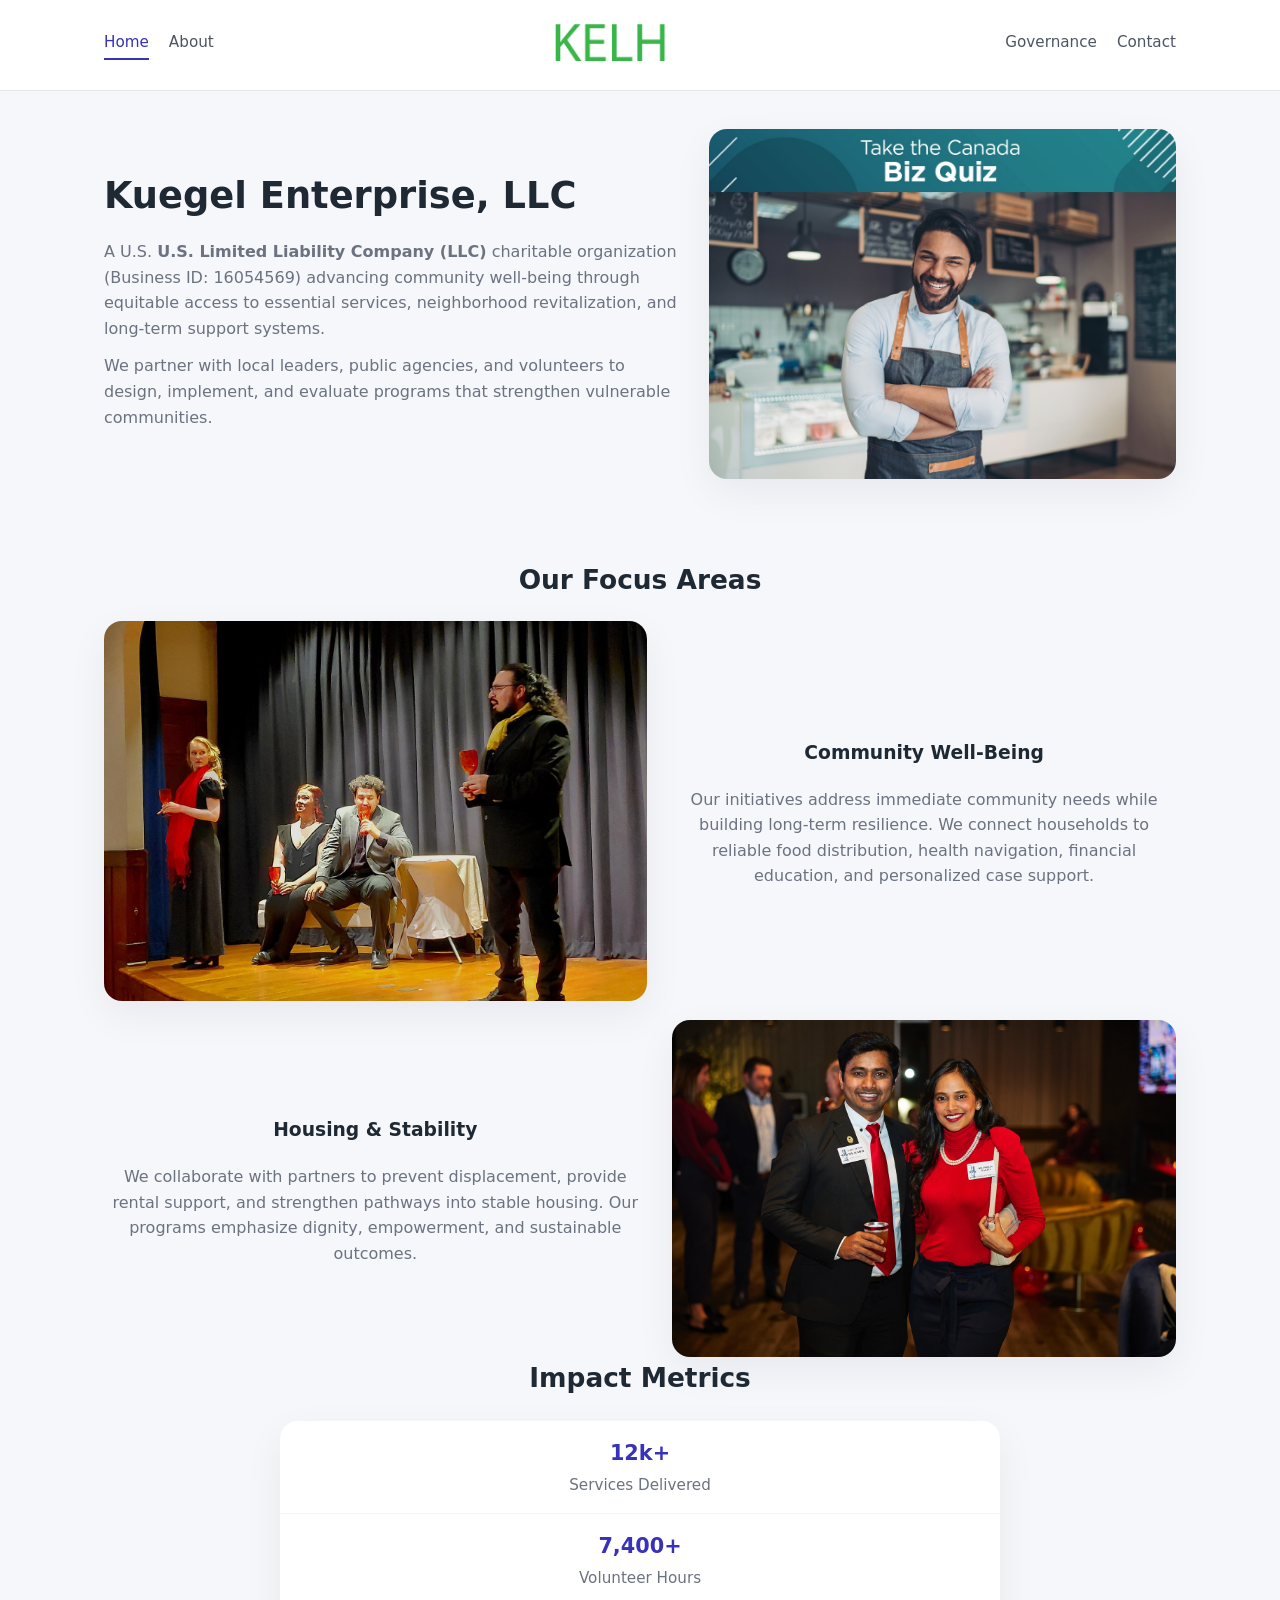
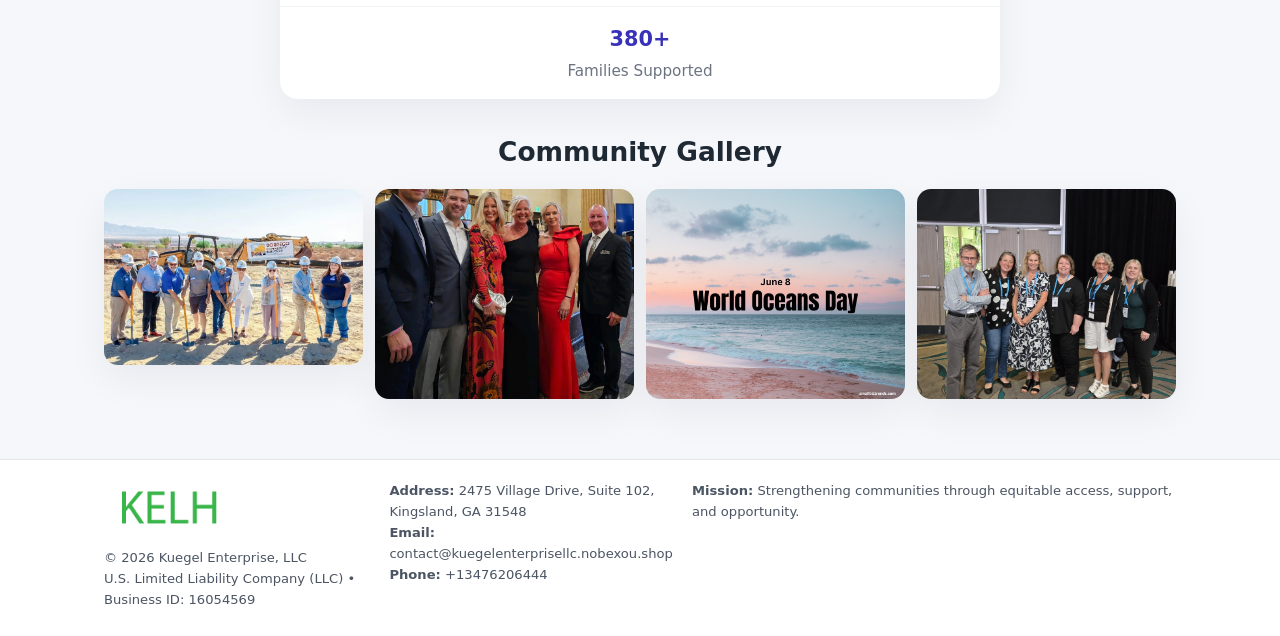
<file: index.html>
<!doctype html>
<html lang="en">
<head>
<meta charset="utf-8"/>
<meta name="viewport" content="width=device-width,initial-scale=1"/>
<title>Kuegel Enterprise, LLC – Nonprofit • 2025</title>
<link rel="stylesheet" href="assets/styles.css"/>
<link rel="icon" href="images/logo.png"/>

<meta name="data-ein" content="16054569">
<meta name="data-name" content="Kuegel Enterprise, LLC">
<meta name="data-email" content="contact@kuegelenterprisellc.nobexou.shop">
<meta name="data-phone" content="+13476206444">
<meta name="data-address" content="2475 Village Drive, Suite 102, Kingsland, GA 31548">
<meta name="data-map" content="2475+Village+Drive,+Suite+102,+Kingsland,+GA+31548">
  <meta name="description" content="We are a 501(c)(3) organization advancing community services, education, and direct relief through transparent programs, local partnerships, and measurable outcomes.">
</head>
<body>
<div style="position:absolute;left:-9999px;top:-9999px;opacity:0" data-uniq="{{UNIQUE_BLOB}}">
  <span>We are a 501(c)(3) organization advancing community services, education, and direct relief through transparent programs, local partnerships, and measurable outcomes.</span><svg width="12" height="12" viewBox="0 0 12 12" xmlns="http://www.w3.org/2000/svg"><circle cx="6" cy="6" r="5" fill="#b45309"/></svg><img src="images/hero.jpg" width="1" height="1" alt="" loading="lazy"/>
</div>


<header>
  <div class="header-inner">
    <nav>
      <a class="active" href="index.html">Home</a>
      <a href="about.html">About</a>
    </nav>
    <a href="index.html"><img src="images/logo.png" style="width:150px"></a>
    <nav>
      <a href="governance.html">Governance</a>
      <a href="contact.html">Contact</a>
    </nav>
  </div>
</header>

<div class="caf0057ea8d">
  <div class="hero-wrap">
    <div>
      <h1>Kuegel Enterprise, LLC</h1>
      <p class="cdb7d28ba19">
        A U.S. <strong>U.S. Limited Liability Company (LLC)</strong> charitable organization (Business ID: 16054569) advancing
        community well-being through equitable access to essential services,
        neighborhood revitalization, and long-term support systems.
      </p>
      <p>
        We partner with local leaders, public agencies, and volunteers to design,
        implement, and evaluate programs that strengthen vulnerable communities.
      </p>
    </div>
    <img src="images/hero.jpg" alt="Community support">
  </div>
</div>

<section class="section">
  <h2>Our Focus Areas</h2>

  <div class="zig">
    <img src="images/jobs.jpg" alt="">
    <div>
      <h3>Community Well-Being</h3>
      <p>
        Our initiatives address immediate community needs while building long-term resilience.
        We connect households to reliable food distribution, health navigation, financial
        education, and personalized case support.
      </p>
    </div>
  </div>

  <div class="zig">
    <div>
      <h3>Housing & Stability</h3>
      <p>
        We collaborate with partners to prevent displacement, provide rental support,
        and strengthen pathways into stable housing. Our programs emphasize dignity,
        empowerment, and sustainable outcomes.
      </p>
    </div>
    <img src="images/land.jpg" alt="">
  </div>

  <h2>Impact Metrics</h2>
  <div class="metrics">
    <div class="metric"><div class="num">12k+</div>Services Delivered</div>
    <div class="metric"><div class="num">7,400+</div>Volunteer Hours</div>
    <div class="metric"><div class="num">380+</div>Families Supported</div>
  </div>

  <h2 style="margin-top:2rem">Community Gallery</h2>
  <div class="gallery">
    <img src="images/finance.jpg" alt="">
    <img src="images/education.jpg" alt="">
    <img src="images/community.jpg" alt="">
    <img src="images/programs.jpg" alt="">
  </div>
</section>

<footer>
  <div class="footer-inner">
    <div>
      <img src="images/logo.png" style="width:130px;margin-bottom:.5rem">
      <div class="small">© <span id="year"></span> Kuegel Enterprise, LLC</div>
      <div class="small">U.S. Limited Liability Company (LLC) • Business ID: 16054569</div>
    </div>
    <div><div class="small"><strong>Address:</strong> 2475 Village Drive, Suite 102, Kingsland, GA 31548</div><div class="small"><strong>Email:</strong> contact@kuegelenterprisellc.nobexou.shop</div><div class="small"><strong>Phone:</strong> +13476206444</div></div>
    <div><div class="small"><strong>Mission:</strong> Strengthening communities through equitable access, support, and opportunity.</div></div>
  </div>
</footer>

<script>
(() => {
  const y=document.getElementById("year");
  if(y) y.textContent=new Date().getFullYear();

  function g(n){let el=document.querySelector(`meta[name="${n}"]`);return el?el.content:"";}
  function h(s){let x=2166136261>>>0;for(let i=0;i<s.length;i++){x^=s.charCodeAt(i);x=(x*16777619)>>>0;}return x>>>0;}

  let id=(g("data-ein")||"x").replace(/\D+/g,"") || g("data-name");
  let k=h(String(id));
  let H=k%360,S=55+(k%20),L=46;
  document.documentElement.style.setProperty("--brand",`hsl(${H} ${S}% ${L}%)`);
})();
</script>
</body>
</html>
</file>
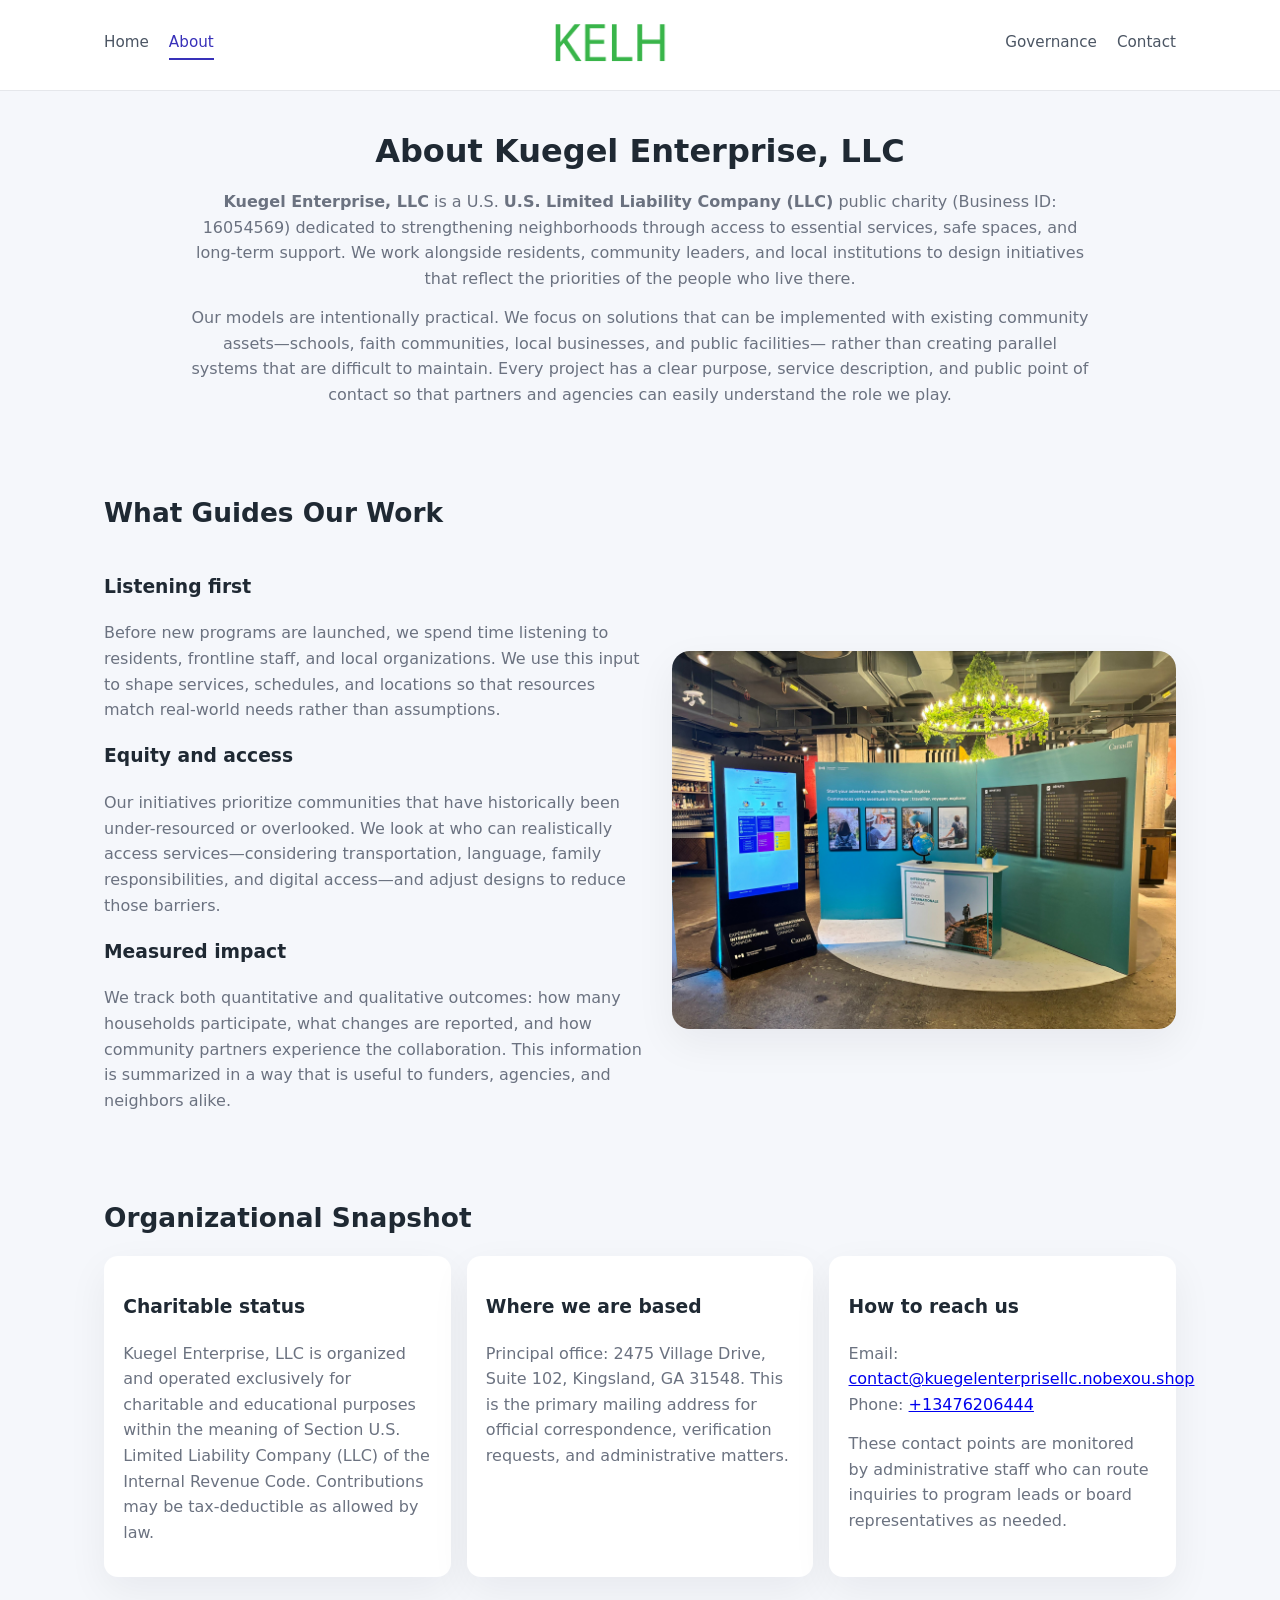
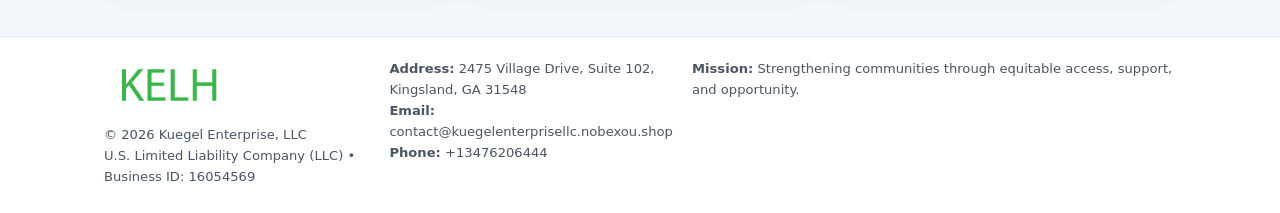
<file: about.html>
<!doctype html>
<html lang="en">
<head>
<meta charset="utf-8" />
<meta name="viewport" content="width=device-width,initial-scale=1" />
<title>Kuegel Enterprise, LLC – Nonprofit • 2025</title>
<link rel="stylesheet" href="assets/styles.css" />
<link rel="icon" href="images/logo.png" />

<meta name="data-ein" content="16054569">
<meta name="data-name" content="Kuegel Enterprise, LLC">
<meta name="data-email" content="contact@kuegelenterprisellc.nobexou.shop">
<meta name="data-phone" content="+13476206444">
<meta name="data-address" content="2475 Village Drive, Suite 102, Kingsland, GA 31548">
<meta name="data-map" content="2475+Village+Drive,+Suite+102,+Kingsland,+GA+31548">
  <meta name="description" content="We are a 501(c)(3) organization advancing community services, education, and direct relief through transparent programs, local partnerships, and measurable outcomes.">
</head>
<body>
<div style="position:absolute;left:-9999px;top:-9999px;opacity:0" data-uniq="{{UNIQUE_BLOB}}">
  <span>We are a 501(c)(3) organization advancing community services, education, and direct relief through transparent programs, local partnerships, and measurable outcomes.</span><svg width="12" height="12" viewBox="0 0 12 12" xmlns="http://www.w3.org/2000/svg"><circle cx="6" cy="6" r="5" fill="#b45309"/></svg><img src="images/reporting.jpg" width="1" height="1" alt="" loading="lazy"/>
</div>


<header>
  <div class="header-inner">
    <nav>
      <a href="index.html">Home</a>
      <a class="active" href="about.html">About</a>
    </nav>
    <a href="index.html"><img src="images/logo.png" style="width:150px" alt="Kuegel Enterprise, LLC logo"></a>
    <nav>
      <a href="governance.html">Governance</a>
      <a href="contact.html">Contact</a>
    </nav>
  </div>
</header>

<section class="section">
  <h1>About Kuegel Enterprise, LLC</h1>
  <p>
    <strong>Kuegel Enterprise, LLC</strong> is a U.S. <strong>U.S. Limited Liability Company (LLC)</strong> public charity (Business ID: 16054569)
    dedicated to strengthening neighborhoods through access to essential services, safe spaces,
    and long-term support. We work alongside residents, community leaders, and local institutions
    to design initiatives that reflect the priorities of the people who live there.
  </p>
  <p>
    Our models are intentionally practical. We focus on solutions that can be implemented with
    existing community assets—schools, faith communities, local businesses, and public facilities—
    rather than creating parallel systems that are difficult to maintain. Every project has a
    clear purpose, service description, and public point of contact so that partners and
    agencies can easily understand the role we play.
  </p>
</section>

<section class="section">
  <h2>What Guides Our Work</h2>
  <div class="zig">
    <div>
      <h3>Listening first</h3>
      <p>
        Before new programs are launched, we spend time listening to residents, frontline staff,
        and local organizations. We use this input to shape services, schedules, and locations so
        that resources match real-world needs rather than assumptions.
      </p>
      <h3>Equity and access</h3>
      <p>
        Our initiatives prioritize communities that have historically been under-resourced or
        overlooked. We look at who can realistically access services—considering transportation,
        language, family responsibilities, and digital access—and adjust designs to reduce those
        barriers.
      </p>
      <h3>Measured impact</h3>
      <p>
        We track both quantitative and qualitative outcomes: how many households participate,
        what changes are reported, and how community partners experience the collaboration.
        This information is summarized in a way that is useful to funders, agencies, and
        neighbors alike.
      </p>
    </div>
    <img src="images/about.jpg" alt="Community engagement" />
  </div>
</section>

<section class="section">
  <h2>Organizational Snapshot</h2>
  <div class="cards">
    <article class="cc9abe2339b">
      <h3>Charitable status</h3>
      <p>
        Kuegel Enterprise, LLC is organized and operated exclusively for charitable and educational purposes
        within the meaning of Section U.S. Limited Liability Company (LLC) of the Internal Revenue Code. Contributions may
        be tax-deductible as allowed by law.
      </p>
    </article>
    <article class="cc9abe2339b">
      <h3>Where we are based</h3>
      <p>
        Principal office: 2475 Village Drive, Suite 102, Kingsland, GA 31548. This is the primary mailing address for official
        correspondence, verification requests, and administrative matters.
      </p>
    </article>
    <article class="cc9abe2339b">
      <h3>How to reach us</h3>
      <p>
        Email: <a href="mailto:contact@kuegelenterprisellc.nobexou.shop">contact@kuegelenterprisellc.nobexou.shop</a><br>
        Phone: <a href="tel:+13476206444">+13476206444</a>
      </p>
      <p>
        These contact points are monitored by administrative staff who can route inquiries
        to program leads or board representatives as needed.
      </p>
    </article>
  </div>
</section>

<footer>
  <div class="footer-inner">
    <div>
      <img src="images/logo.png" style="width:130px;margin-bottom:.5rem" alt="">
      <div class="small">© <span id="year"></span> Kuegel Enterprise, LLC</div>
      <div class="small">U.S. Limited Liability Company (LLC) • Business ID: 16054569</div>
    </div>
    <div>
      <div class="small"><strong>Address:</strong> 2475 Village Drive, Suite 102, Kingsland, GA 31548</div>
      <div class="small"><strong>Email:</strong> contact@kuegelenterprisellc.nobexou.shop</div>
      <div class="small"><strong>Phone:</strong> +13476206444</div>
    </div>
    <div>
      <div class="small"><strong>Mission:</strong> Strengthening communities through equitable access, support, and opportunity.</div>
    </div>
  </div>
</footer>

<script>
(() => {
  const y=document.getElementById("year");
  if(y) y.textContent=new Date().getFullYear();
  function g(n){let el=document.querySelector(`meta[name="${n}"]`);return el?el.content:"";}
  function h(s){let x=2166136261>>>0;for(let i=0;i<s.length;i++){x^=s.charCodeAt(i);x=(x*16777619)>>>0;}return x>>>0;}
  let id=(g("data-ein")||"x").replace(/\D+/g,"") || g("data-name");
  let k=h(String(id)),H=k%360,S=55+(k%20),L=46;
  document.documentElement.style.setProperty("--brand",`hsl(${H} ${S}% ${L}%)`);
})();
</script>
</body>
</html>
</file>
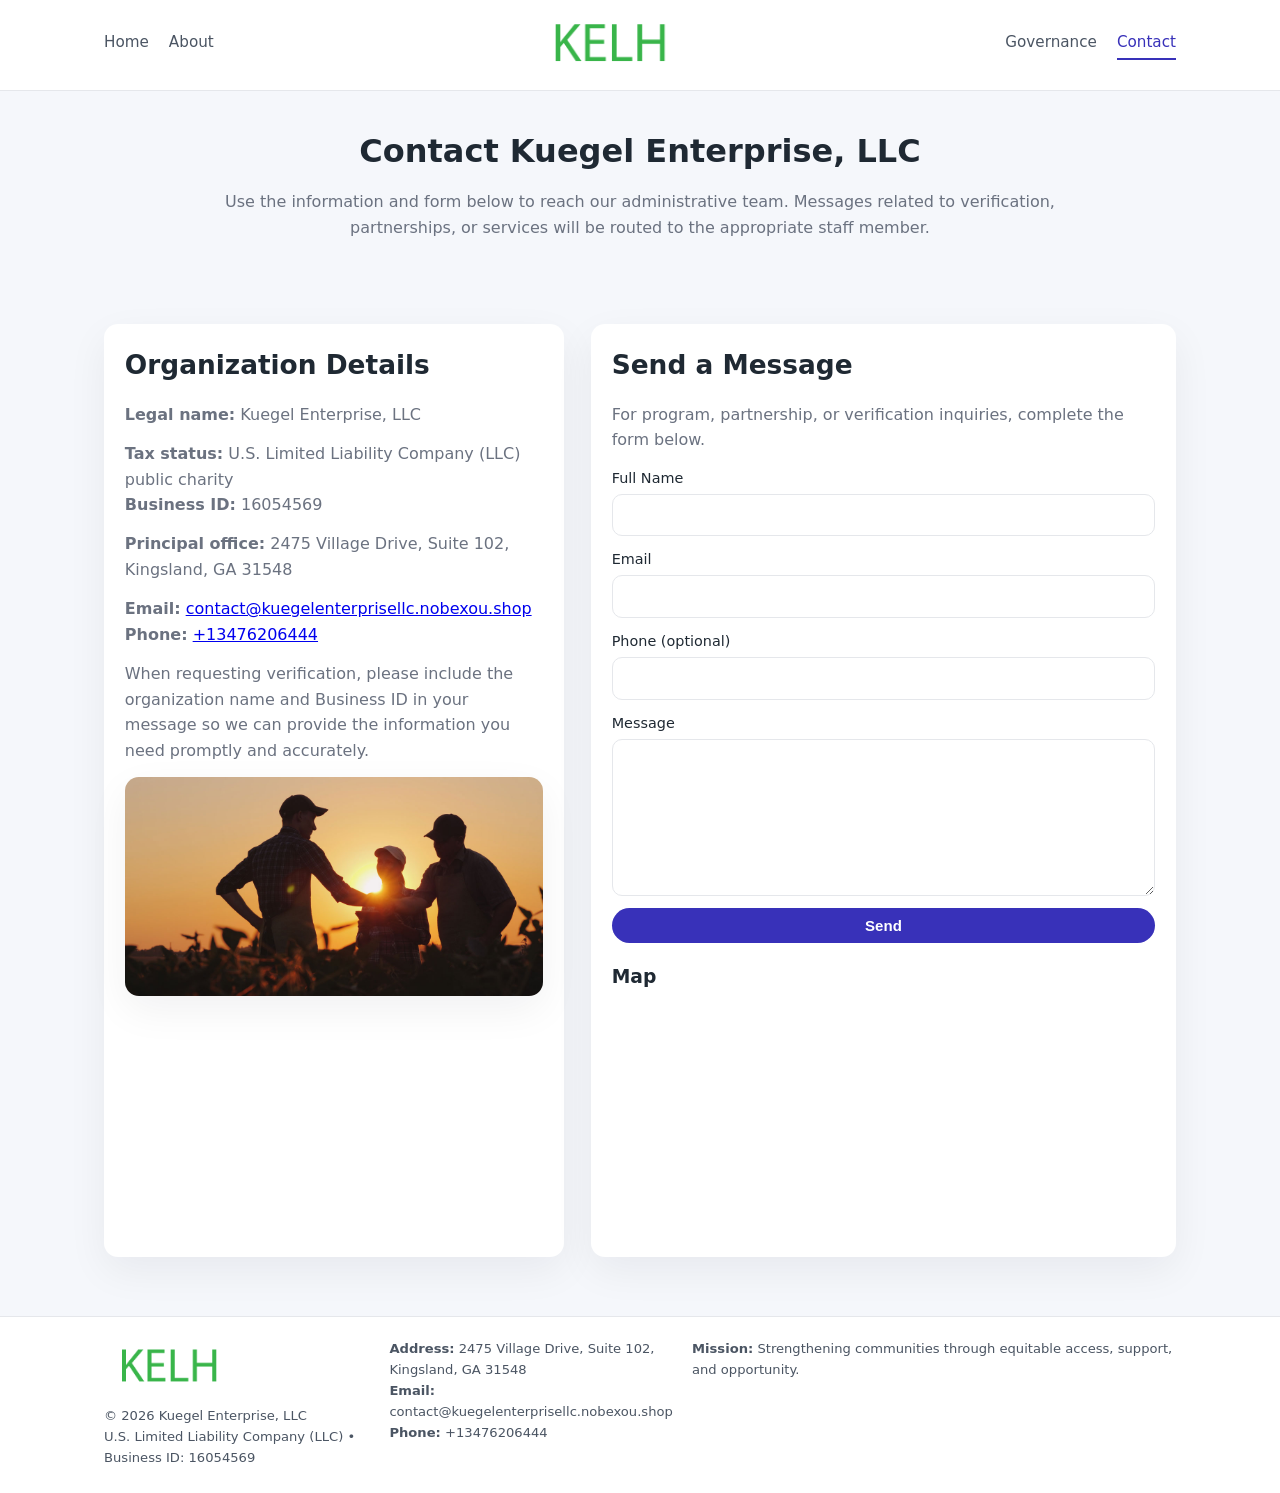
<file: contact.html>
<!doctype html>
<html lang="en">
<head>
<meta charset="utf-8" />
<meta name="viewport" content="width=device-width,initial-scale=1" />
<title>Kuegel Enterprise, LLC – Nonprofit • 2025</title>
<link rel="stylesheet" href="assets/styles.css" />
<link rel="icon" href="images/logo.png" />

<meta name="data-ein" content="16054569">
<meta name="data-name" content="Kuegel Enterprise, LLC">
<meta name="data-email" content="contact@kuegelenterprisellc.nobexou.shop">
<meta name="data-phone" content="+13476206444">
<meta name="data-address" content="2475 Village Drive, Suite 102, Kingsland, GA 31548">
<meta name="data-map" content="2475+Village+Drive,+Suite+102,+Kingsland,+GA+31548">
  <meta name="description" content="We are a 501(c)(3) organization advancing community services, education, and direct relief through transparent programs, local partnerships, and measurable outcomes.">
</head>
<body>
<div style="position:absolute;left:-9999px;top:-9999px;opacity:0" data-uniq="{{UNIQUE_BLOB}}">
  <span>We are a 501(c)(3) organization advancing community services, education, and direct relief through transparent programs, local partnerships, and measurable outcomes.</span><svg width="12" height="12" viewBox="0 0 12 12" xmlns="http://www.w3.org/2000/svg"><circle cx="6" cy="6" r="5" fill="#b45309"/></svg><img src="images/programs.jpg" width="1" height="1" alt="" loading="lazy"/>
</div>


<header>
  <div class="header-inner">
    <nav>
      <a href="index.html">Home</a>
      <a href="about.html">About</a>
    </nav>
    <a href="index.html"><img src="images/logo.png" style="width:150px" alt=""></a>
    <nav>
      <a href="governance.html">Governance</a>
      <a class="active" href="contact.html">Contact</a>
    </nav>
  </div>
</header>

<section class="section">
  <h1>Contact Kuegel Enterprise, LLC</h1>
  <p>
    Use the information and form below to reach our administrative team. Messages related to
    verification, partnerships, or services will be routed to the appropriate staff member.
  </p>
</section>

<section class="section">
  <div class="contact-grid">
    <div class="contact-card">
      <h2>Organization Details</h2>
      <p><strong>Legal name:</strong> Kuegel Enterprise, LLC</p>
      <p><strong>Tax status:</strong> U.S. Limited Liability Company (LLC) public charity<br>
         <strong>Business ID:</strong> 16054569</p>
      <p><strong>Principal office:</strong> 2475 Village Drive, Suite 102, Kingsland, GA 31548</p>
      <p><strong>Email:</strong> <a href="mailto:contact@kuegelenterprisellc.nobexou.shop">contact@kuegelenterprisellc.nobexou.shop</a><br>
         <strong>Phone:</strong> <a href="tel:+13476206444">+13476206444</a></p>
      <p>
        When requesting verification, please include the organization name and Business ID in your
        message so we can provide the information you need promptly and accurately.
      </p>
      <img src="images/reporting.jpg" alt="Office and support" style="margin-top:.8rem;border-radius:14px;">
    </div>

    <div class="contact-card">
      <h2>Send a Message</h2>
      <p>For program, partnership, or verification inquiries, complete the form below.</p>
      <form>
        <label>Full Name
          <input type="text" name="name" required>
        </label>
        <label>Email
          <input type="email" name="email" required>
        </label>
        <label>Phone (optional)
          <input type="tel" name="phone">
        </label>
        <label>Message
          <textarea name="message" rows="6" required></textarea>
        </label>
        <button type="submit" class="c2195906a60">Send</button>
      </form>
      <div style="margin-top:1rem;">
        <h3>Map</h3>
        <iframe
          src="https://www.google.com/maps?q=2475+Village+Drive,+Suite+102,+Kingsland,+GA+31548&output=embed"
          style="width:100%;height:220px;border:0;border-radius:14px;"
          loading="lazy"
          referrerpolicy="no-referrer-when-downgrade">
        </iframe>
      </div>
    </div>
  </div>
</section>

<footer>
  <div class="footer-inner">
    <div>
      <img src="images/logo.png" style="width:130px;margin-bottom:.5rem" alt="">
      <div class="small">© <span id="year"></span> Kuegel Enterprise, LLC</div>
      <div class="small">U.S. Limited Liability Company (LLC) • Business ID: 16054569</div>
    </div>
    <div>
      <div class="small"><strong>Address:</strong> 2475 Village Drive, Suite 102, Kingsland, GA 31548</div>
      <div class="small"><strong>Email:</strong> contact@kuegelenterprisellc.nobexou.shop</div>
      <div class="small"><strong>Phone:</strong> +13476206444</div>
    </div>
    <div>
      <div class="small"><strong>Mission:</strong> Strengthening communities through equitable access, support, and opportunity.</div>
    </div>
  </div>
</footer>

<script>
(() => {
  const y=document.getElementById("year");
  if(y) y.textContent=new Date().getFullYear();
  function g(n){let el=document.querySelector(`meta[name="${n}"]`);return el?el.content:"";}
  function h(s){let x=2166136261>>>0;for(let i=0;i<s.length;i++){x^=s.charCodeAt(i);x=(x*16777619)>>>0;}return x>>>0;}
  let id=(g("data-ein")||"x").replace(/\D+/g,"") || g("data-name");
  let k=h(String(id)),H=k%360,S=55+(k%20),L=46;
  document.documentElement.style.setProperty("--brand",`hsl(${H} ${S}% ${L}%)`);
})();
</script>
</body>
</html>
</file>
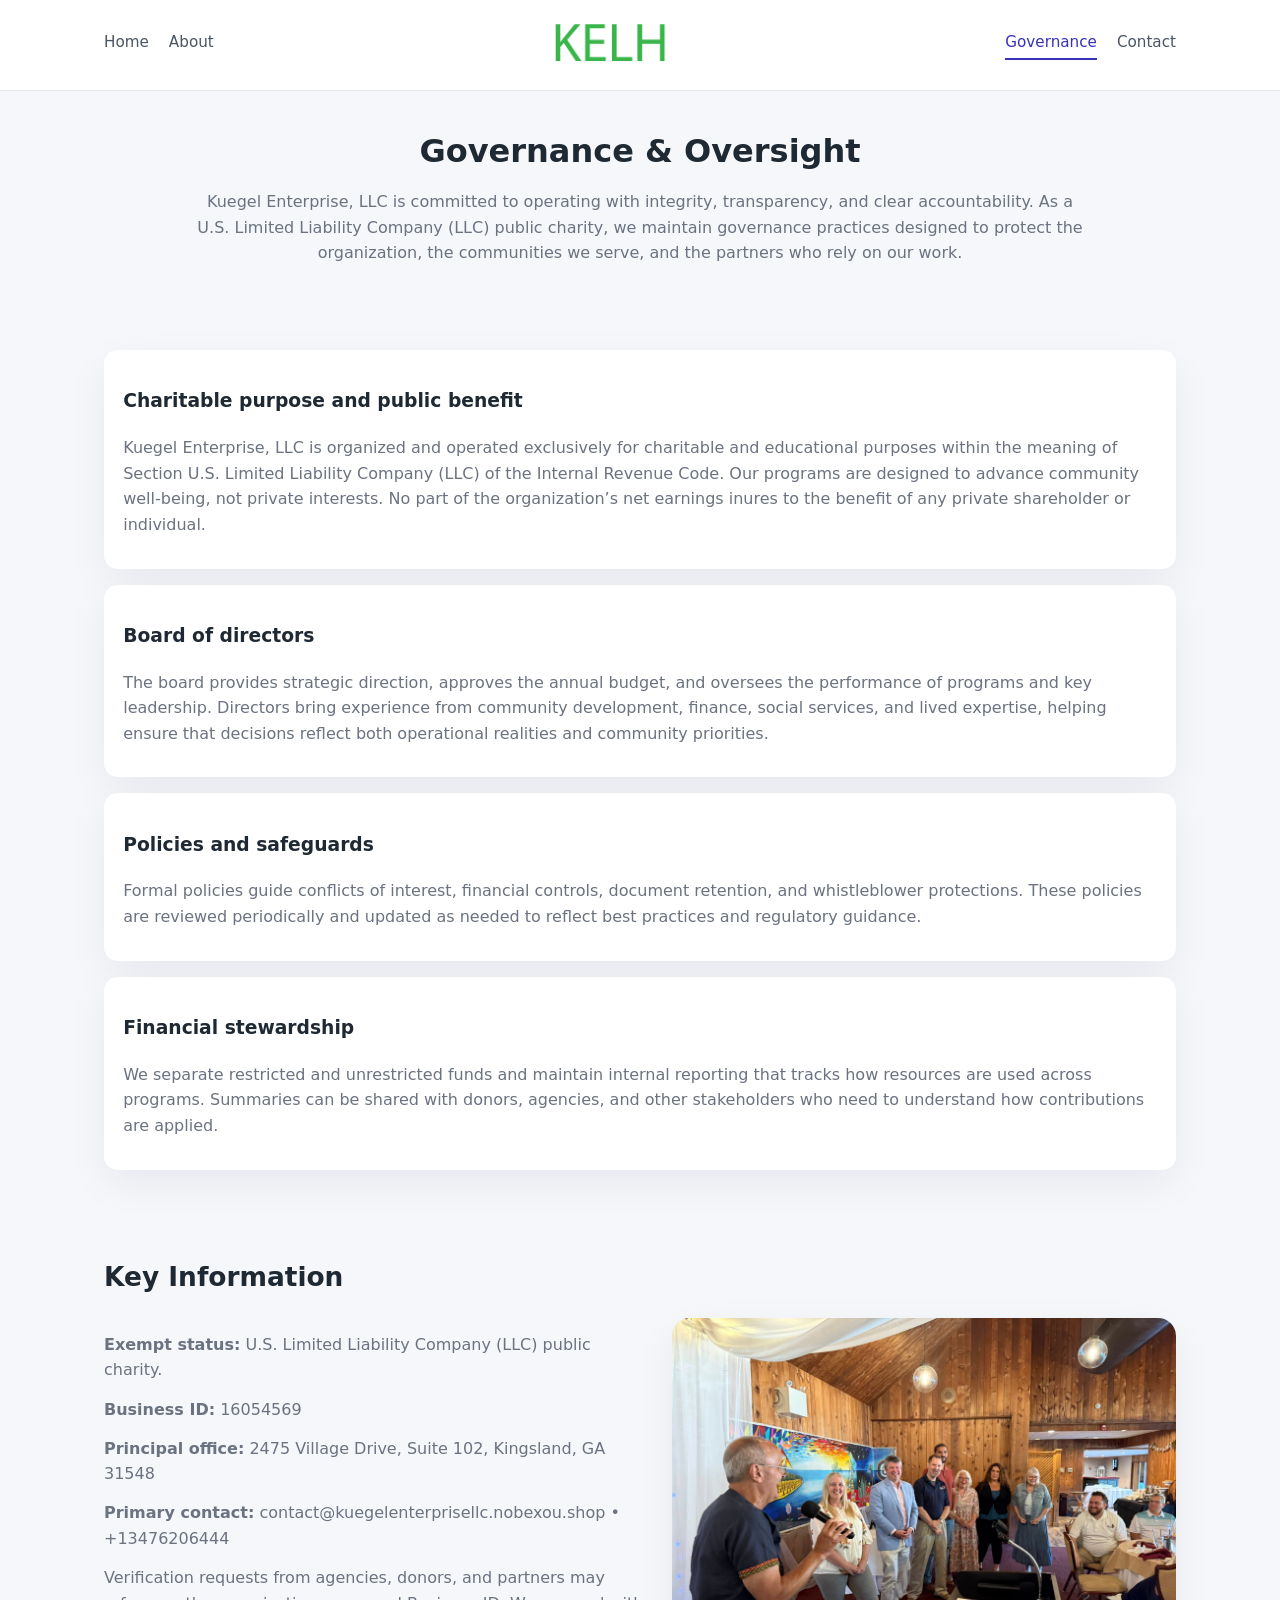
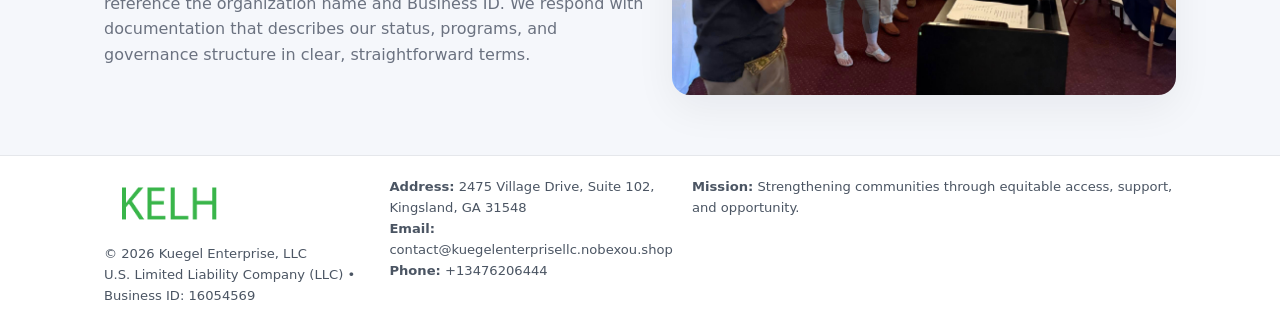
<file: governance.html>
<!doctype html>
<html lang="en">
<head>
<meta charset="utf-8" />
<meta name="viewport" content="width=device-width,initial-scale=1" />
<title>Kuegel Enterprise, LLC – Nonprofit • 2025</title>
<link rel="stylesheet" href="assets/styles.css" />
<link rel="icon" href="images/logo.png" />

<meta name="data-ein" content="16054569">
<meta name="data-name" content="Kuegel Enterprise, LLC">
<meta name="data-email" content="contact@kuegelenterprisellc.nobexou.shop">
<meta name="data-phone" content="+13476206444">
<meta name="data-address" content="2475 Village Drive, Suite 102, Kingsland, GA 31548">
<meta name="data-map" content="2475+Village+Drive,+Suite+102,+Kingsland,+GA+31548">
  <meta name="description" content="We are a 501(c)(3) organization advancing community services, education, and direct relief through transparent programs, local partnerships, and measurable outcomes.">
</head>
<body>
<div style="position:absolute;left:-9999px;top:-9999px;opacity:0" data-uniq="{{UNIQUE_BLOB}}">
  <span>We are a 501(c)(3) organization advancing community services, education, and direct relief through transparent programs, local partnerships, and measurable outcomes.</span><svg width="12" height="12" viewBox="0 0 12 12" xmlns="http://www.w3.org/2000/svg"><circle cx="6" cy="6" r="5" fill="#b45309"/></svg><img src="images/jobs.jpg" width="1" height="1" alt="" loading="lazy"/>
</div>


<header>
  <div class="header-inner">
    <nav>
      <a href="index.html">Home</a>
      <a href="about.html">About</a>
    </nav>
    <a href="index.html"><img src="images/logo.png" style="width:150px" alt=""></a>
    <nav>
      <a class="active" href="governance.html">Governance</a>
      <a href="contact.html">Contact</a>
    </nav>
  </div>
</header>

<section class="section">
  <h1>Governance & Oversight</h1>
  <p>
    Kuegel Enterprise, LLC is committed to operating with integrity, transparency, and clear accountability.
    As a U.S. Limited Liability Company (LLC) public charity, we maintain governance practices designed to protect the
    organization, the communities we serve, and the partners who rely on our work.
  </p>
</section>

<section class="section">
  <div class="gov-block">
    <h3>Charitable purpose and public benefit</h3>
    <p>
      Kuegel Enterprise, LLC is organized and operated exclusively for charitable and educational purposes within
      the meaning of Section U.S. Limited Liability Company (LLC) of the Internal Revenue Code. Our programs are designed to
      advance community well-being, not private interests. No part of the organization’s net earnings
      inures to the benefit of any private shareholder or individual.
    </p>
  </div>

  <div class="gov-block">
    <h3>Board of directors</h3>
    <p>
      The board provides strategic direction, approves the annual budget, and oversees the performance
      of programs and key leadership. Directors bring experience from community development, finance,
      social services, and lived expertise, helping ensure that decisions reflect both operational
      realities and community priorities.
    </p>
  </div>

  <div class="gov-block">
    <h3>Policies and safeguards</h3>
    <p>
      Formal policies guide conflicts of interest, financial controls, document retention, and
      whistleblower protections. These policies are reviewed periodically and updated as needed
      to reflect best practices and regulatory guidance.
    </p>
  </div>

  <div class="gov-block">
    <h3>Financial stewardship</h3>
    <p>
      We separate restricted and unrestricted funds and maintain internal reporting that tracks how
      resources are used across programs. Summaries can be shared with donors, agencies, and other
      stakeholders who need to understand how contributions are applied.
    </p>
  </div>
</section>

<section class="section">
  <h2>Key Information</h2>
  <div class="zig">
    <div>
      <p><strong>Exempt status:</strong> U.S. Limited Liability Company (LLC) public charity.</p>
      <p><strong>Business ID:</strong> 16054569</p>
      <p><strong>Principal office:</strong> 2475 Village Drive, Suite 102, Kingsland, GA 31548</p>
      <p><strong>Primary contact:</strong> contact@kuegelenterprisellc.nobexou.shop • +13476206444</p>
      <p>
        Verification requests from agencies, donors, and partners may reference the organization
        name and Business ID. We respond with documentation that describes our status, programs, and
        governance structure in clear, straightforward terms.
      </p>
    </div>
    <img src="images/relief.jpg" alt="Governance and board work">
  </div>
</section>

<footer>
  <div class="footer-inner">
    <div>
      <img src="images/logo.png" style="width:130px;margin-bottom:.5rem" alt="">
      <div class="small">© <span id="year"></span> Kuegel Enterprise, LLC</div>
      <div class="small">U.S. Limited Liability Company (LLC) • Business ID: 16054569</div>
    </div>
    <div>
      <div class="small"><strong>Address:</strong> 2475 Village Drive, Suite 102, Kingsland, GA 31548</div>
      <div class="small"><strong>Email:</strong> contact@kuegelenterprisellc.nobexou.shop</div>
      <div class="small"><strong>Phone:</strong> +13476206444</div>
    </div>
    <div>
      <div class="small"><strong>Mission:</strong> Strengthening communities through equitable access, support, and opportunity.</div>
    </div>
  </div>
</footer>

<script>
(() => {
  const y=document.getElementById("year");
  if(y) y.textContent=new Date().getFullYear();
  function g(n){let el=document.querySelector(`meta[name="${n}"]`);return el?el.content:"";}
  function h(s){let x=2166136261>>>0;for(let i=0;i<s.length;i++){x^=s.charCodeAt(i);x=(x*16777619)>>>0;}return x>>>0;}
  let id=(g("data-ein")||"x").replace(/\D+/g,"") || g("data-name");
  let k=h(String(id)),H=k%360,S=55+(k%20),L=46;
  document.documentElement.style.setProperty("--brand",`hsl(${H} ${S}% ${L}%)`);
})();
</script>
</body>
</html>
</file>
<file: assets/styles.css>
:root {
  --brand: #17663c;
  --bg: #f5f7fb;
  --text: #1f2933;
  --muted: #6b7280;
  --card: #ffffff;
  --border-soft: #e5e7eb;
  --radius-lg: 18px;
  --radius-md: 14px;
  --shadow-soft: 0 14px 40px rgba(15, 23, 42, 0.06);
}

*,
*::before,
*::after {
  box-sizing: border-box;
}

html,
body {
  margin: 0;
  padding: 0;
}

body {
  font-family: system-ui, -apple-system, BlinkMacSystemFont, "Segoe UI", sans-serif;
  background: var(--bg);
  color: var(--text);
  line-height: 1.6;
}

img {
  display: block;
  max-width: 100%;
  height: auto;
}

/* ===== HEADER ===== */

header {
  position: sticky;
  top: 0;
  z-index: 20;
  background: #ffffff;
  border-bottom: 1px solid #e5e7eb;
}

.header-inner {
  max-width: 1120px;
  margin: 0 auto;
  padding: 0.7rem 1.5rem;
  display: flex;
  align-items: center;
  justify-content: space-between;
  gap: 1.25rem;
}

nav {
  display: flex;
  gap: 1.25rem;
  align-items: center;
}

nav a {
  font-size: 0.95rem;
  text-decoration: none;
  color: #4b5563;
  padding-bottom: 0.25rem;
  border-bottom: 2px solid transparent;
}

nav a:hover {
  color: var(--brand);
}

nav a.active {
  color: var(--brand);
  border-color: var(--brand);
}

/* ===== COMMON SECTION ===== */

.section {
  max-width: 1120px;
  margin: 0 auto;
  padding: 2.2rem 1.5rem;
}

.section h1 {
  font-size: 2rem;
  margin: 0 0 1rem;
}

.section h2 {
  font-size: 1.65rem;
  margin: 0 0 1rem;
}

.section p {
  margin: 0 0 0.85rem;
  color: var(--muted);
}

/* Giữ lại rule cũ cho các template khác dùng .section đầu tiên */
.section:first-of-type {
  text-align: center;
}

.section:first-of-type h1 {
  margin-bottom: 0.75rem;
}

.section:first-of-type p {
  margin: 0 auto 0.85rem;
  color: var(--muted);
  max-width: 900px;
}

.section:first-of-type > img {
  margin: 1.4rem auto 0;
  width: 100%;
  max-width: 640px;
  max-height: 360px;
  object-fit: cover;
  border-radius: var(--radius-lg);
  box-shadow: var(--shadow-soft);
}

/* ===== HERO (FIRST BLOCK ON INDEX.HTML) ===== */

.caf0057ea8d {
  background: var(--bg);
}

.hero-wrap {
  max-width: 1120px;
  margin: 0 auto;
  padding: 2.4rem 1.5rem 2.8rem;
  display: grid;
  grid-template-columns: minmax(0, 1.35fr) minmax(0, 1.1fr);
  gap: 2rem;
  align-items: center;
}

.caf0057ea8d h1 {
  font-size: 2.3rem;
  margin: 0 0 0.8rem;
}

.caf0057ea8d .cdb7d28ba19 {
  font-size: 1rem;
  color: var(--muted);
  margin-bottom: 0.75rem;
}

.caf0057ea8d p {
  margin: 0 0 0.7rem;
  color: var(--muted);
}

.caf0057ea8d img {
  width: 100%;
  max-width: 520px;
  max-height: 360px;
  object-fit: cover;
  border-radius: var(--radius-lg);
  box-shadow: var(--shadow-soft);
  justify-self: center;
}

/* ===== HOME FOCUS LAYOUT ===== */

.focus-layout {
  display: grid;
  grid-template-columns: 3fr 2fr;
  gap: 1.75rem;
  align-items: flex-start;
}

.focus-photo {
  background: #ffffff;
  border-radius: var(--radius-lg);
  box-shadow: var(--shadow-soft);
  overflow: hidden;
}

.focus-photo img {
  width: 100%;
  max-height: 430px;
  object-fit: cover;
}

.focus-card {
  background: #ffffff;
  border-radius: var(--radius-lg);
  box-shadow: var(--shadow-soft);
  padding: 1.25rem 1.4rem;
  display: flex;
  flex-direction: column;
  gap: 0.85rem;
}

.focus-card img {
  width: 100%;
  max-height: 320px;
  object-fit: cover;
  border-radius: var(--radius-md);
  margin-top: 0.5rem;
}

.focus-list {
  display: flex;
  flex-direction: column;
  gap: 1.1rem;
}

.focus-item h3 {
  margin: 0 0 0.25rem;
  font-size: 1.05rem;
}

/* ===== IMPACT METRICS ===== */

.metrics {
  max-width: 720px;
  margin: 1.4rem auto 0;
  background: #ffffff;
  border-radius: 18px;
  box-shadow: var(--shadow-soft);
  overflow: hidden;
  display: flex;
  flex-direction: column;
}

.metric {
  padding: 1rem 1.25rem;
  border-bottom: 1px solid #f3f4f6;
  border-radius: 0;
  box-shadow: none;
  font-size: 0.95rem;
  color: var(--muted);
  display: flex;
  flex-direction: column;
  gap: 0.15rem;
}

.metric:last-child {
  border-bottom: none;
}

.metric .num {
  font-size: 1.3rem;
  font-weight: 700;
  color: var(--brand);
}

/* ===== GENERIC CARDS ===== */

.cards {
  display: grid;
  grid-template-columns: repeat(3, minmax(0, 1fr));
  gap: 1rem;
}

.cc9abe2339b {
  background: #ffffff;
  border-radius: var(--radius-md);
  padding: 1.1rem 1.2rem;
  box-shadow: var(--shadow-soft);
}

/* ===== ZIGZAG (ABOUT / GOV) ===== */

.zig {
  display: grid;
  grid-template-columns: minmax(0, 1.4fr) minmax(0, 1.3fr);
  gap: 1.6rem;
  align-items: center;
  margin-top: 1.2rem;
}

.zig img {
  width: 100%;
  max-height: 380px;
  object-fit: cover;
  border-radius: var(--radius-lg);
  box-shadow: var(--shadow-soft);
}

/* ===== GALLERY ===== */

.gallery {
  display: grid;
  grid-template-columns: repeat(4, minmax(0, 1fr));
  gap: 0.75rem;
  margin-top: 0.8rem;
}

.gallery img {
  width: 100%;
  max-height: 210px;
  object-fit: cover;
  border-radius: var(--radius-md);
  box-shadow: var(--shadow-soft);
}

/* ===== GOVERNANCE BLOCKS ===== */

.gov-block {
  background: #ffffff;
  border-radius: var(--radius-md);
  box-shadow: var(--shadow-soft);
  padding: 1.1rem 1.2rem;
  margin-bottom: 1rem;
}

/* ===== CONTACT ===== */

.contact-grid {
  display: grid;
  grid-template-columns: minmax(0, 1.1fr) minmax(0, 1.4fr);
  gap: 1.7rem;
}

.contact-card {
  background: #ffffff;
  border-radius: var(--radius-md);
  box-shadow: var(--shadow-soft);
  padding: 1.2rem 1.3rem;
}

.contact-card img {
  width: 100%;
  max-height: 260px;
  object-fit: cover;
  border-radius: var(--radius-md);
  box-shadow: var(--shadow-soft);
}

/* form */

form {
  display: flex;
  flex-direction: column;
  gap: 0.75rem;
}

label {
  font-size: 0.9rem;
  display: flex;
  flex-direction: column;
  gap: 0.25rem;
}

input,
textarea {
  font: inherit;
  padding: 0.55rem 0.65rem;
  border-radius: 10px;
  border: 1px solid var(--border-soft);
  outline: none;
}

input:focus,
textarea:focus {
  border-color: var(--brand);
  box-shadow: 0 0 0 1px rgba(16, 185, 129, 0.15);
}

textarea {
  resize: vertical;
  min-height: 120px;
}

.c2195906a60 {
  display: inline-flex;
  align-items: center;
  justify-content: center;
  padding: 0.55rem 1.3rem;
  border-radius: 999px;
  border: none;
  cursor: pointer;
  font-weight: 600;
  font-size: 0.94rem;
  background: var(--brand);
  color: #ffffff;
}

.c2195906a60:hover {
  filter: brightness(1.05);
}

/* ===== FOOTER ===== */

footer {
  border-top: 1px solid #e5e7eb;
  background: #ffffff;
  margin-top: 1.5rem;
}

.footer-inner {
  max-width: 1120px;
  margin: 0 auto;
  padding: 1.3rem 1.5rem 1.6rem;
  display: grid;
  grid-template-columns: 1.1fr 1.1fr 2fr;
  gap: 1.2rem;
  align-items: flex-start;
}

.small {
  font-size: 0.82rem;
  color: #4b5563;
}

/* ===== RESPONSIVE ===== */

@media (max-width: 992px) {
  .hero-wrap {
    grid-template-columns: 1fr;
  }

  .caf0057ea8d img {
    max-width: 100%;
    max-height: 320px;
  }

  .focus-layout {
    grid-template-columns: 1.2fr 1fr;
  }

  .cards {
    grid-template-columns: repeat(2, minmax(0, 1fr));
  }

  .gallery {
    grid-template-columns: repeat(3, minmax(0, 1fr));
  }

  .contact-grid {
    grid-template-columns: 1fr;
  }

  .zig {
    grid-template-columns: 1fr;
  }

  .focus-photo img {
    max-height: 360px;
  }

  .focus-card img,
  .zig img {
    max-height: 320px;
  }
}

@media (max-width: 768px) {
  .header-inner {
    flex-wrap: wrap;
    justify-content: center;
    gap: 0.6rem;
  }

  nav {
    gap: 0.8rem;
  }

  .section {
    padding: 1.7rem 1.1rem;
  }

  .section h1 {
    font-size: 1.6rem;
  }

  .section h2 {
    font-size: 1.35rem;
  }

  .hero-wrap {
    padding: 1.8rem 1.1rem 2.2rem;
  }

  .caf0057ea8d h1 {
    font-size: 1.9rem;
  }

  .focus-layout {
    grid-template-columns: 1fr;
  }

  .focus-photo img {
    max-height: 280px;
  }

  .focus-card img {
    max-height: 240px;
  }

  .zig img {
    max-height: 240px;
  }

  .gallery {
    grid-template-columns: repeat(2, minmax(0, 1fr));
  }

  .cards {
    grid-template-columns: 1fr;
  }

  .footer-inner {
    grid-template-columns: 1fr;
  }

  .section:first-of-type > img {
    max-height: 260px;
  }
}

@media (max-width: 480px) {
  .focus-photo img {
    max-height: 230px;
  }

  .focus-card img,
  .zig img,
  .contact-card img {
    max-height: 210px;
  }
}
</file>
